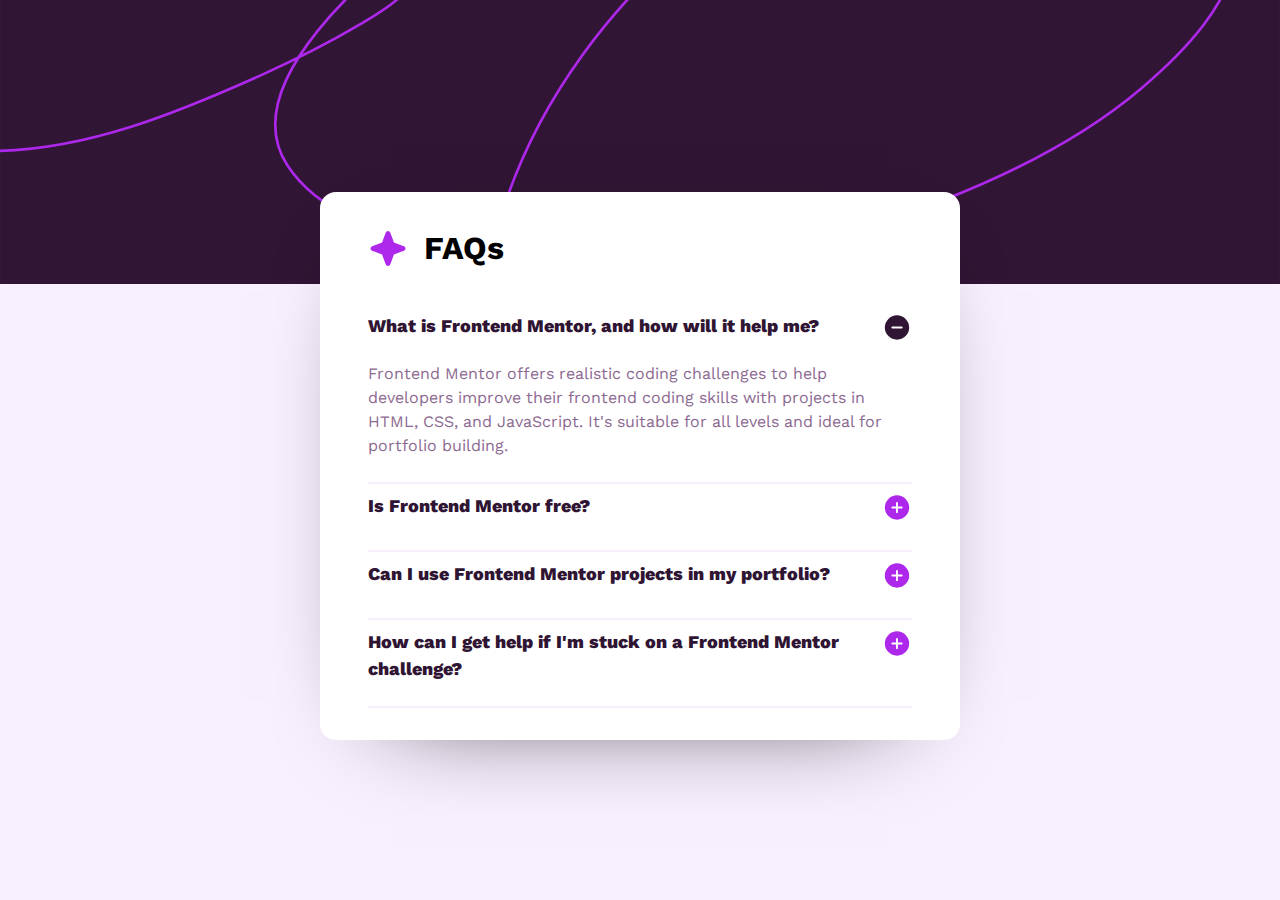
<file: index.html>
<!DOCTYPE html>
<html lang="en">
  <head>
    <meta charset="UTF-8" />
    <meta name="viewport" content="width=device-width, initial-scale=1.0" />
    <link rel="stylesheet" href="./src/style.css" />
    <link rel="icon" href="../assets/images/favicon-32x32.png" />
    <title>FAQs</title>
  </head>
  <body>
    <header></header>
    <main>
      <div class="faq-container">
        <div class="faq-heading">
          <img src="../assets/images/icon-star.svg" alt="icon-star" />
          <h1>FAQs</h1>
        </div>
        <div class="faq-content">
          <div class="faq-drapdown">
            <div class="faq-drapdown-ques">
              <h2>What is Frontend Mentor, and how will it help me?</h2>
              <button class="faq-icon">
                <img src="../assets/images/icon-minus.svg" alt="icon-plus" />
              </button>
            </div>
            <div class="faq-drapdown-ans open">
              <p>
                Frontend Mentor offers realistic coding challenges to help
                developers improve their frontend coding skills with projects in
                HTML, CSS, and JavaScript. It's suitable for all levels and
                ideal for portfolio building.
              </p>
            </div>
          </div>
          <div class="faq-drapdown">
            <div class="faq-drapdown-ques">
              <h2>Is Frontend Mentor free?</h2>
              <button class="faq-icon">
                <img src="../assets/images/icon-plus.svg" alt="icon-plus" />
              </button>
            </div>
            <div class="faq-drapdown-ans">
              <p>
                Yes, Frontend Mentor offers both free and premium coding
                challenges, with the free option providing access to a range of
                projects suitable for all skill levels.
              </p>
            </div>
          </div>
          <div class="faq-drapdown">
            <div class="faq-drapdown-ques">
              <h2>Can I use Frontend Mentor projects in my portfolio?</h2>
              <button class="faq-icon">
                <img src="../assets/images/icon-plus.svg" alt="icon-plus" />
              </button>
            </div>
            <div class="faq-drapdown-ans">
              <p>
                Yes, you can use projects completed on Frontend Mentor in your
                portfolio. It's an excellent way to showcase your skills to
                potential employers!
              </p>
            </div>
          </div>
          <div class="faq-drapdown">
            <div class="faq-drapdown-ques">
              <h2>
                How can I get help if I'm stuck on a Frontend Mentor challenge?
              </h2>
              <button class="faq-icon">
                <img src="../assets/images/icon-plus.svg" alt="icon-plus" />
              </button>
            </div>
            <div class="faq-drapdown-ans">
              <p>
                The best place to get help is inside Frontend Mentor's Discord
                community. There's a help channel where you can ask questions
                and seek support from other community members.
              </p>
            </div>
          </div>
        </div>
      </div>
    </main>
    <script src="./src/script.js"></script>
  </body>
</html>
</file>
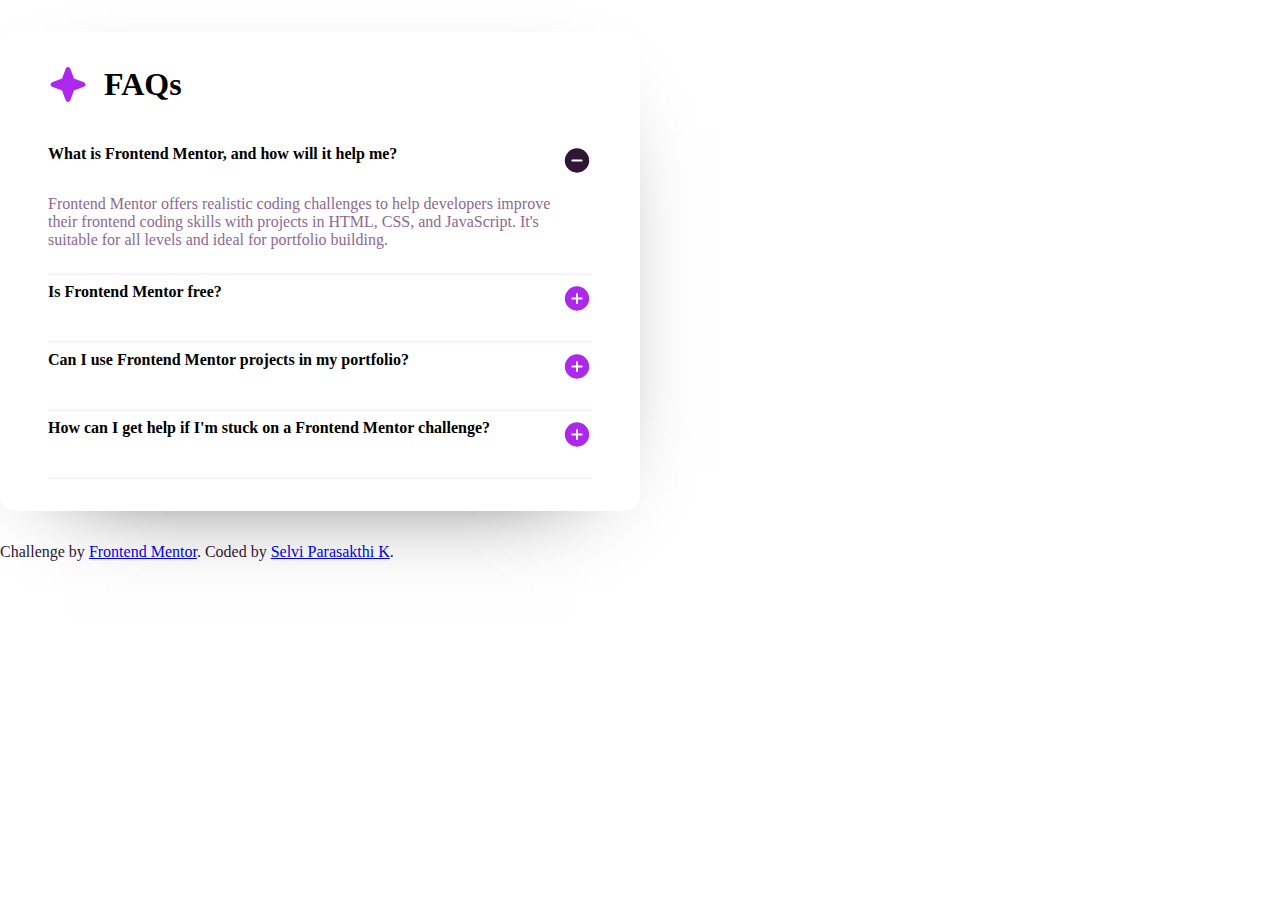
<file: src/index.html>
<!DOCTYPE html>
<html lang="en">
  <head>
    <meta charset="UTF-8" />
    <meta name="viewport" content="width=device-width, initial-scale=1.0" />
    <link rel="stylesheet" href="style.css" />
    <link rel="icon" href="../assets/images/favicon-32x32.png" />
    <title>FAQs</title>
  </head>
  <body>
    <div class="faq-container">
      <div class="faq-heading">
        <img src="../assets/images/icon-star.svg" alt="icon-star" />
        <h1>FAQs</h1>
      </div>

      <div class="faq-content">
        <div class="faq-drapdown">
          <div class="faq-drapdown-ques">
            <h4>What is Frontend Mentor, and how will it help me?</h4>
            <button class="faq-icon">
              <img src="../assets/images/icon-minus.svg" alt="icon-plus" />
            </button>
          </div>
          <div class="faq-drapdown-ans open">
            <p>
              Frontend Mentor offers realistic coding challenges to help
              developers improve their frontend coding skills with projects in
              HTML, CSS, and JavaScript. It's suitable for all levels and ideal
              for portfolio building.
            </p>
          </div>
        </div>

        <div class="faq-drapdown">
          <div class="faq-drapdown-ques">
            <h4>Is Frontend Mentor free?</h4>
            <button class="faq-icon">
              <img src="../assets/images/icon-plus.svg" alt="icon-plus" />
            </button>
          </div>
          <div class="faq-drapdown-ans">
            <p>
              Yes, Frontend Mentor offers both free and premium coding
              challenges, with the free option providing access to a range of
              projects suitable for all skill levels.
            </p>
          </div>
        </div>

        <div class="faq-drapdown">
          <div class="faq-drapdown-ques">
            <h4>Can I use Frontend Mentor projects in my portfolio?</h4>
            <button class="faq-icon">
              <img src="../assets/images/icon-plus.svg" alt="icon-plus" />
            </button>
          </div>
          <div class="faq-drapdown-ans">
            <p>
              Yes, you can use projects completed on Frontend Mentor in your
              portfolio. It's an excellent way to showcase your skills to
              potential employers!
            </p>
          </div>
        </div>

        <div class="faq-drapdown">
          <div class="faq-drapdown-ques">
            <h4>
              How can I get help if I'm stuck on a Frontend Mentor challenge?
            </h4>
            <button class="faq-icon">
              <img src="../assets/images/icon-plus.svg" alt="icon-plus" />
            </button>
          </div>
          <div class="faq-drapdown-ans">
            <p>
              The best place to get help is inside Frontend Mentor's Discord
              community. There's a help channel where you can ask questions and
              seek support from other community members.
            </p>
          </div>
        </div>
      </div>
    </div>

    <div class="attribution">
      Challenge by
      <a href="https://www.frontendmentor.io?ref=challenge" target="_blank"
        >Frontend Mentor</a
      >. Coded by <a href="#">Selvi Parasakthi K</a>.
    </div>

    <script src="script.js"></script>
  </body>
</html>
</file>
<file: src/style.css>
@import url('https://fonts.googleapis.com/css?family=Work+Sans: wght@400;600;700&display=swap');

* {
    box-sizing: border-box;
    margin: 0;
    padding: 0;
}

:root {
--White: hsl(0, 0%, 100%);
--Light--pink: hsl(275, 100%, 97%);
--Grayish--purple: hsl(292, 16%, 49%);
--Dark--purple: hsl(292, 42%, 14%);
}

main {
    min-height: 100vh;
    min-width: 400px;
    display: flex;
    flex-direction: column;
    justify-content: center;
    align-items: center;
    font-size: 16px;
    font-family: 'Work Sans', sans-serif;
    line-height: 1.5;
    background: url('../assets/images/background-pattern-desktop.svg') no-repeat;
    background-color: hsl(275, 100%, 97%);
    background-position: top;
    background-size: 100%;
    background-attachment: fixed;
    padding-top: 2em;
    scrollbar-width: none;
    overflow: hidden;
    overflow-y: scroll;
}

body::-webkit-scrollbar {
    display: none;
}

.faq-container {
    display: block;
    padding: 1em 1em;
    margin: auto;
    background-color: hsl(0, 0%, 100%);
    width: 50%;
    border-radius: 1em;
    box-shadow: 0px 30px 100px -70px black;
    margin: 2em 0em;
}

.faq-heading{
    display: flex;
    align-items: center;
    gap: 1em;
    padding: 1em 2em;
    font-size: 16px;
    font-weight: 900;
}

.faq-drapdown-ques {
    display: flex;
    flex-direction: row;
    justify-content: space-between;
    align-items: start;
    cursor: pointer;
    padding: 0.5em 0em;
}

.faq-drapdown-ques h2 {
    font-size: 18px;
    font-weight: 800;
    width: 95%;
    color: var(--Dark--purple);
}

.faq-drapdown-ques:hover h2 {
    color: #AD28EB;
}

.faq-drapdown.active h2 {
    color: var(--Dark--purple);
}

.faq-content {
    padding: 1em 2em;
}

.faq-drapdown {
    padding-bottom: 1em;
    border-bottom: 2px solid var(--Light--pink);
}

.faq-drapdown-ans {
    font-size: 16px;
    width: 95%;
    padding: 0.5em 0em;
    color: var(--Grayish--purple);
    display: none;
}

.faq-drapdown-ans.open {
    display: block;
}

.faq-icon {
    border: none;
    background-color: inherit;
    cursor: pointer;
}

.attribution {
    margin-top: 1em;
    color: var(--Dark--purple);
}

@media only screen and (max-width: 768px){
    main {
        background: url('../assets/images/background-pattern-mobile.svg') no-repeat;
        background-size: 100%;
        background-color: var(--Light--pink);
    }

    .faq-container {
        min-width: 300px;
        padding: 0em;
        margin-top:5em;
        margin-bottom: 5em;
    }

    .faq-content {
        padding: 0em 1.5em;
        font-size: 10px;
    }

    .faq-drapdown-ques h2 {
        font-size: 14px;
        max-width: 80%;
    }

    .faq-heading {
        padding: 1em 1em;
    }

    .faq-drapdown-ans {
        font-size: 13px;
    }

    .attribution {
        margin: 0em 3em;
    }

    .faq-drapdown-ques:hover h2 {
        color: var(--Dark--purple);
    }
}
</file>
